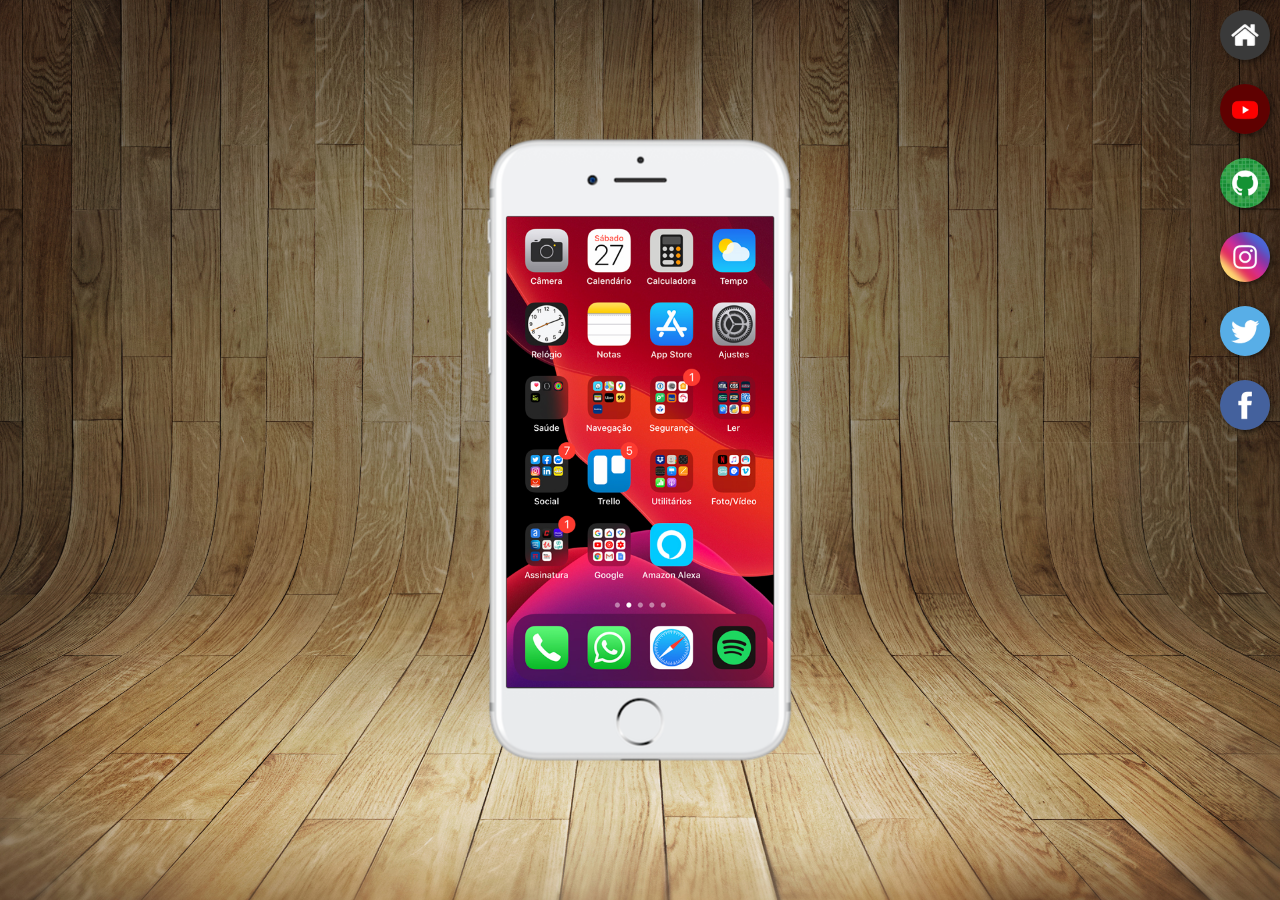
<file: index.html>
<!DOCTYPE html>
<html lang="pt-br">
<head>
    <meta charset="UTF-8">
    <meta http-equiv="X-UA-Compatible" content="IE=edge">
    <meta name="viewport" content="width=device-width, initial-scale=1.0">
    <title>Mídias Sociais</title>
    <link rel="stylesheet" href="estilos/style.css">
    <link rel="shortcut icon" href="favicon.ico" type="image/x-icon">
</head>
<body>
    <main>
        <section id="telefone">
            <iframe src="home.html" name="tela" id="tela" frameborder="0"></iframe>
        </section>
        <section id="redes-sociais">
            <a href="home.html" target="tela"><img src="imagens/logo-home.jpg" alt="Home"></a><br>
            <a href="youtube.html" target="tela"><img src="imagens/logo-youtube.jpg" alt="You Tube"></a><br>
            <a href="github.html" target="tela"><img src="imagens/logo-github.jpg" alt="Github"></a><br>
            <a href="#" target="tela"><img src="imagens/logo-instagram.jpg" alt="Instagram"></a><br>
            <a href="#" target="tela"><img src="imagens/logo-twitter.jpg" alt="Twitter"></a><br>
            <a href="#" target="tela"><img src="imagens/logo-facebook.jpg" alt="Facebook"></a>
        </section>
    </main>
</body>
</html>
</file>
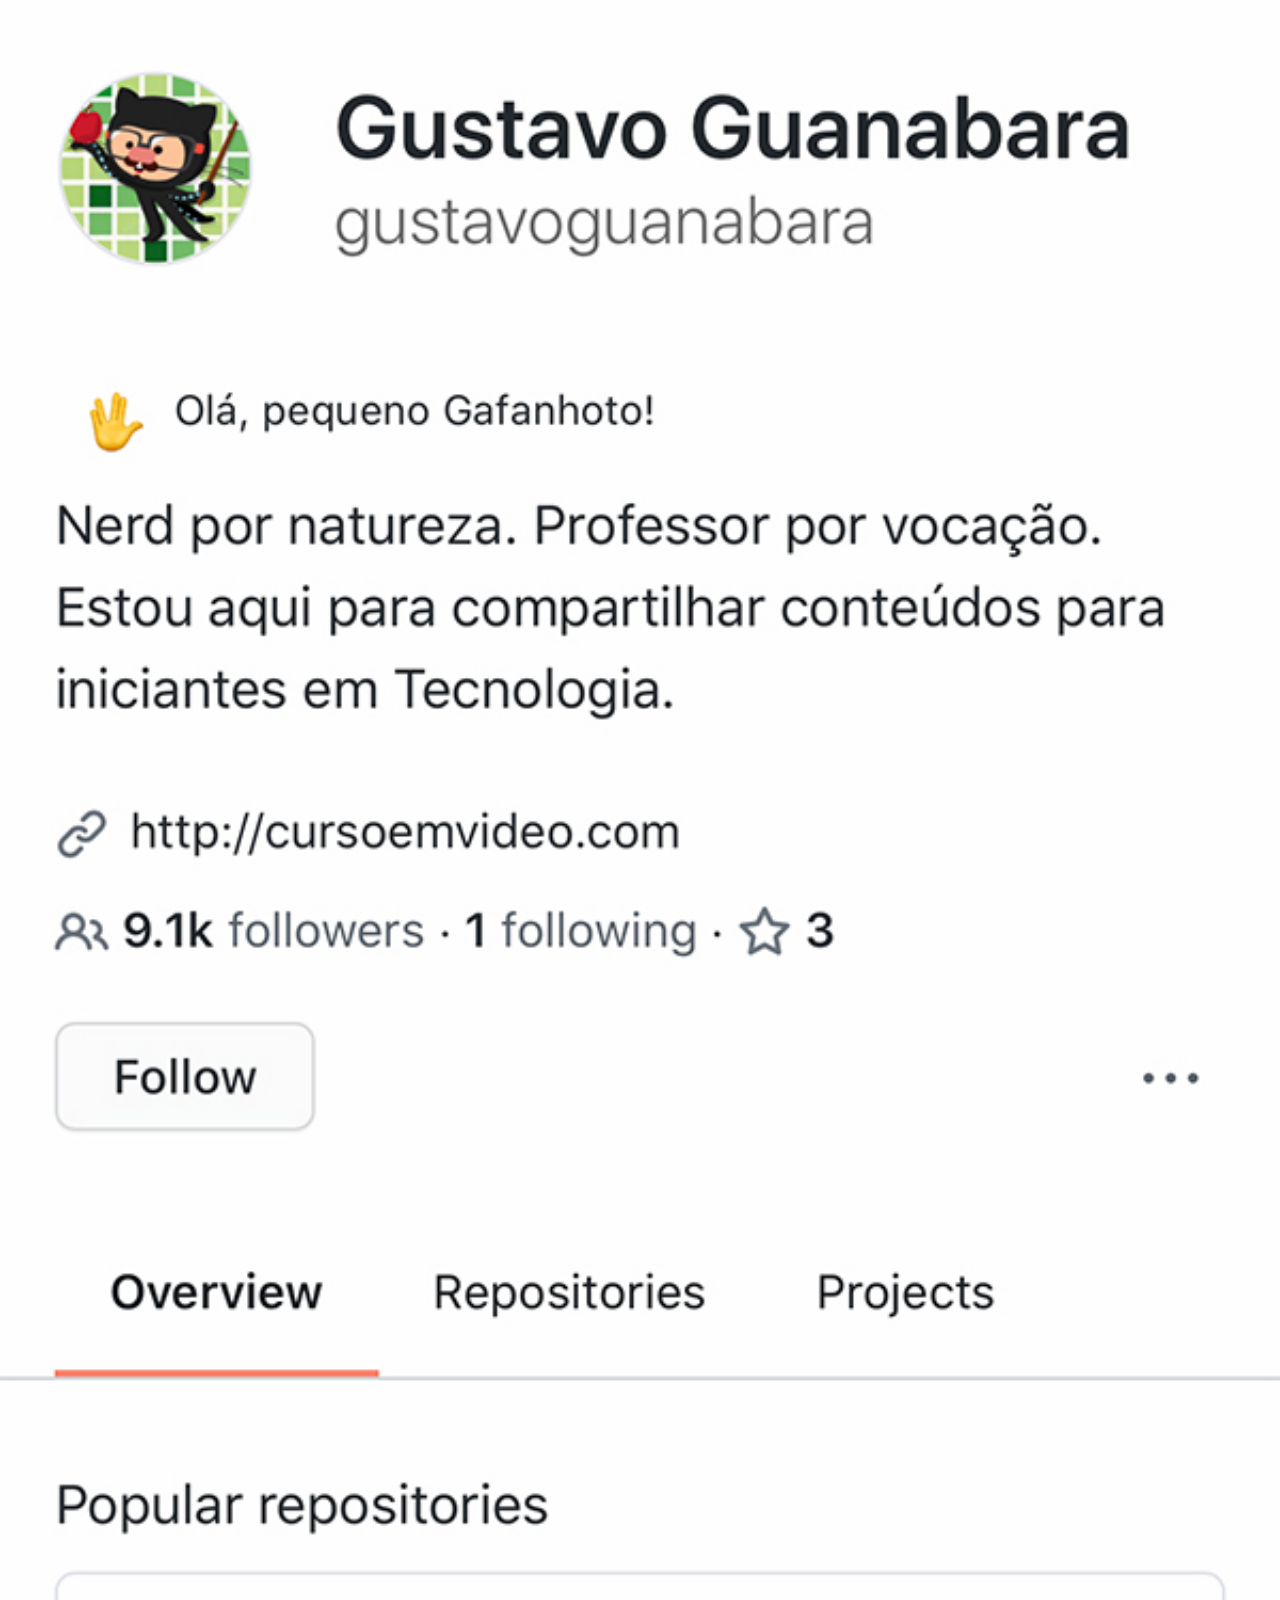
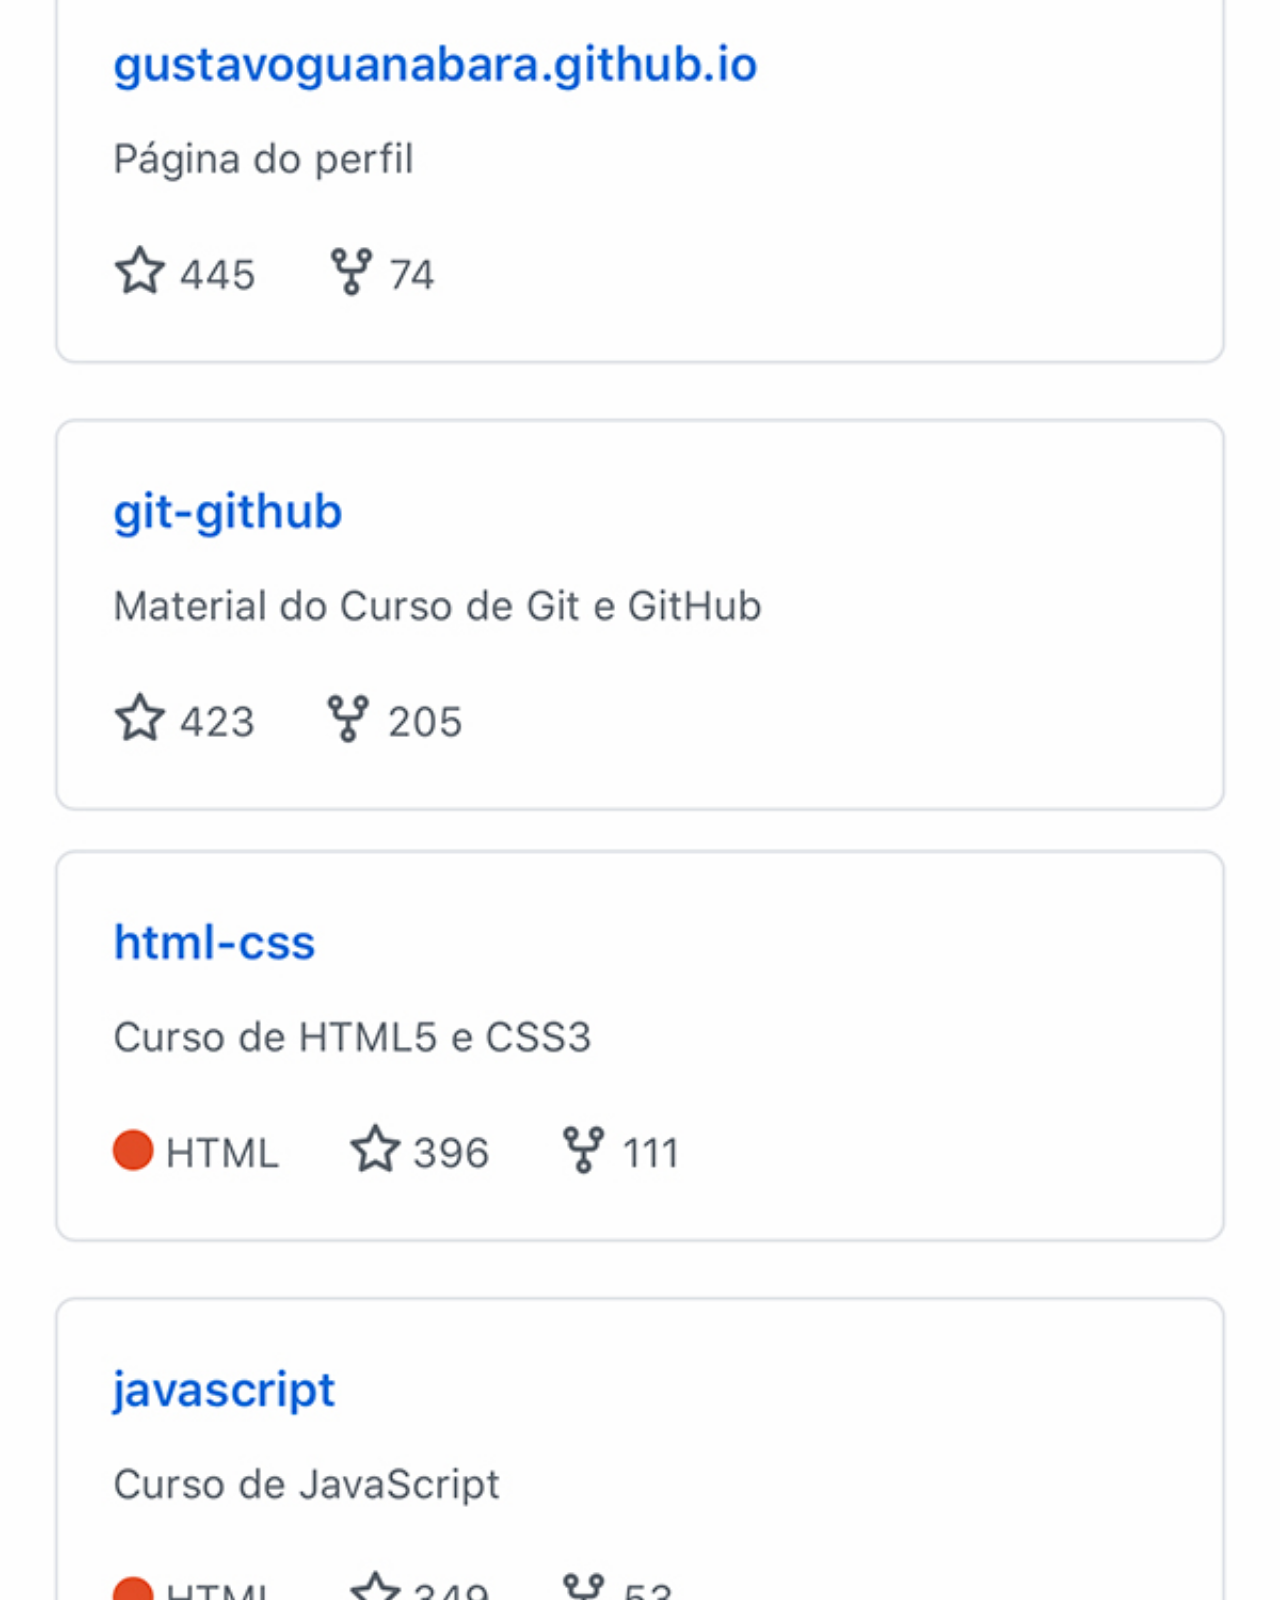
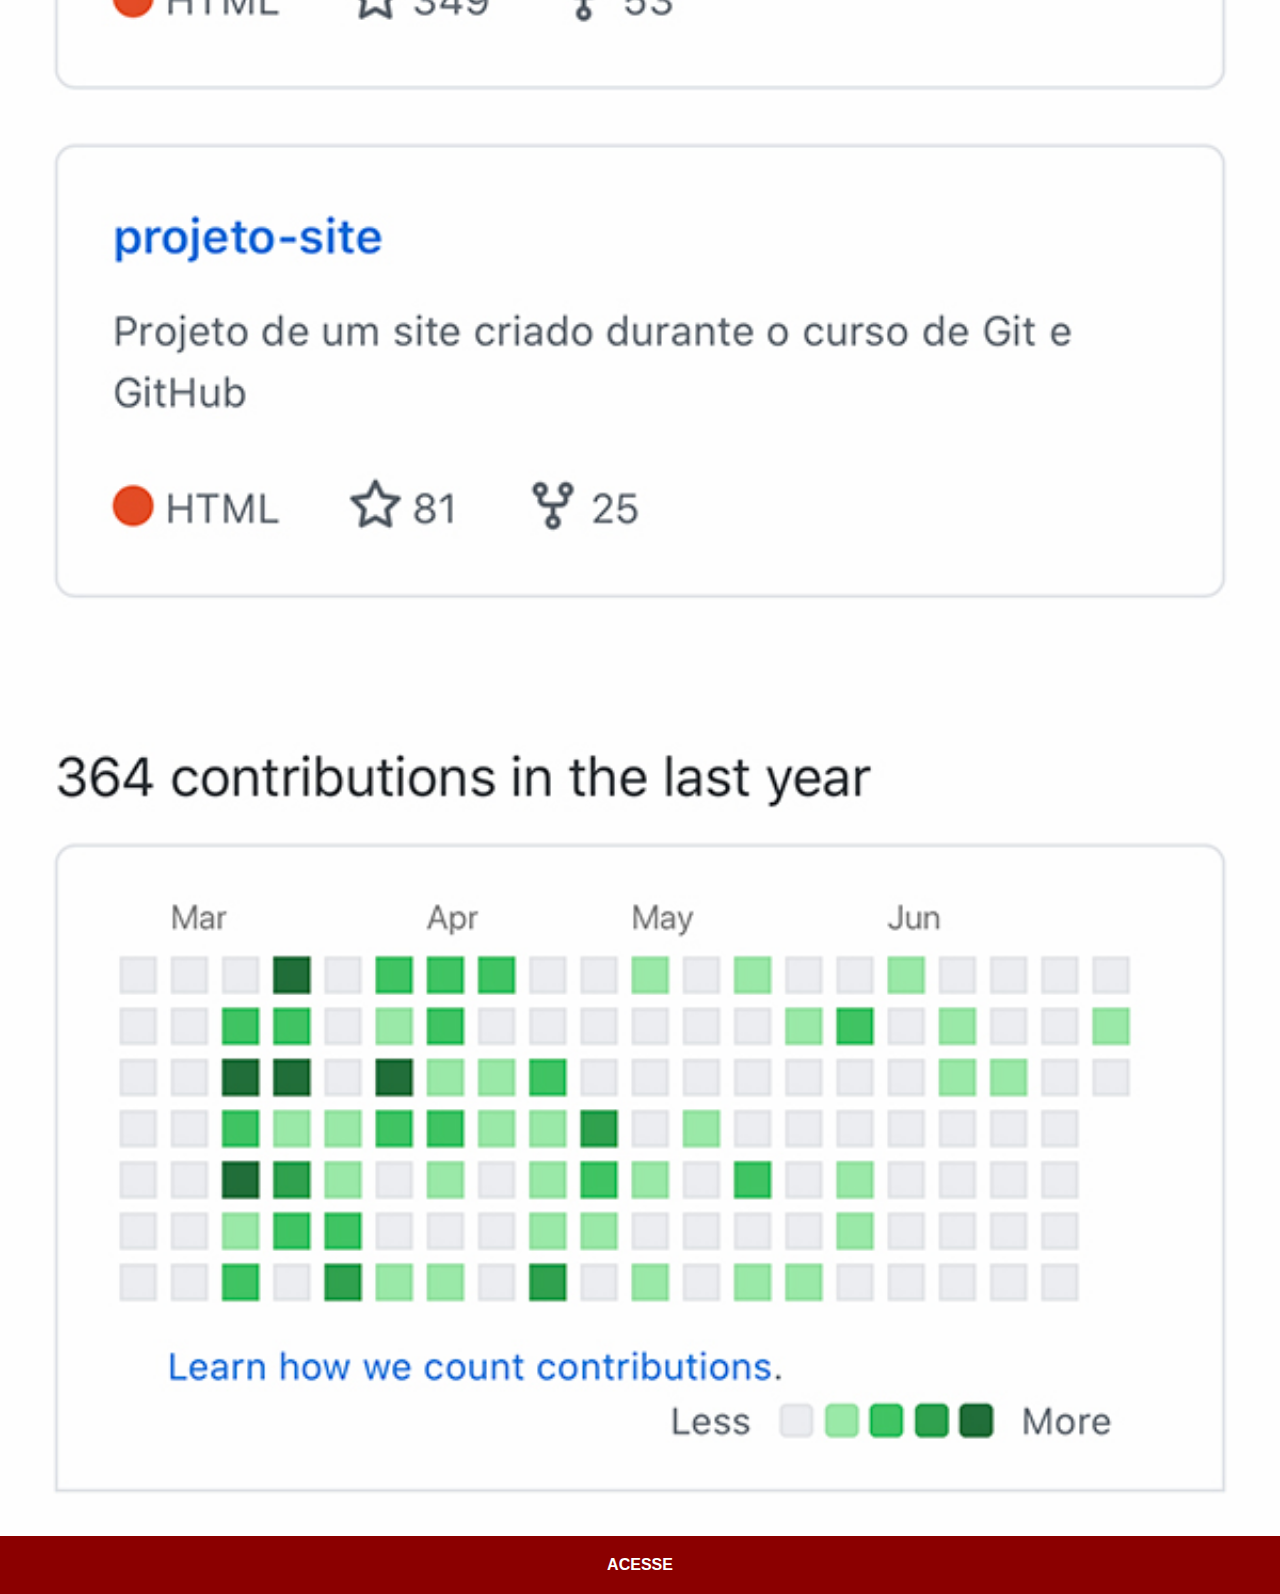
<file: github.html>
<!DOCTYPE html>
<html lang="pt-br">
<head>
    <meta charset="UTF-8">
    <meta http-equiv="X-UA-Compatible" content="IE=edge">
    <meta name="viewport" content="width=device-width, initial-scale=1.0">
    <title>GitHub</title>
    <link rel="stylesheet" href="estilos/social.css">
</head>
<body>
    <img src="imagens/tela-github.jpg" alt="GitHub">
    <a href="https://github.com/gustavoguanabara" target="_blank">ACESSE</a>
</body>
</html>
</file>
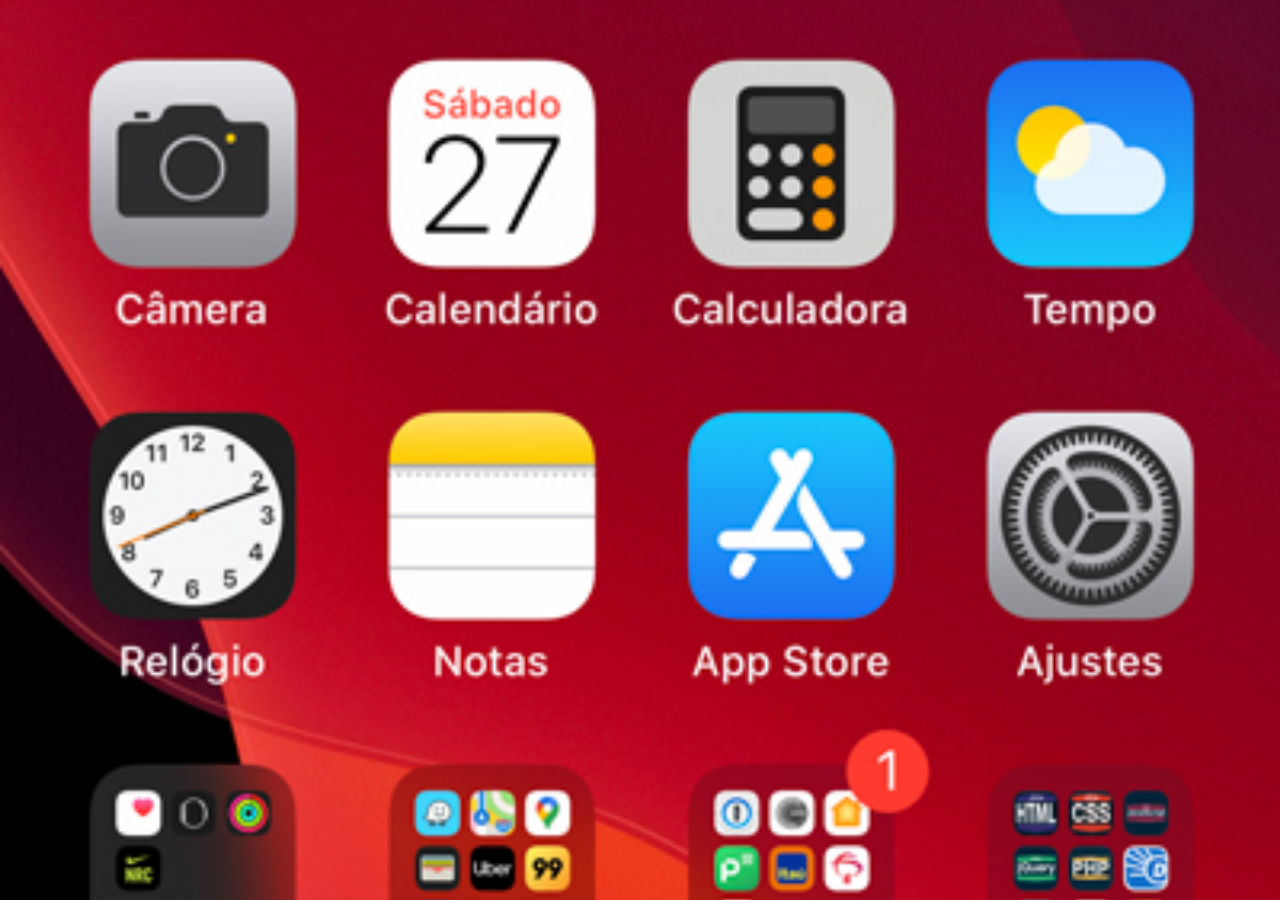
<file: home.html>
<!DOCTYPE html>
<html lang="pt-br">
<head>
    <meta charset="UTF-8">
    <meta http-equiv="X-UA-Compatible" content="IE=edge">
    <meta name="viewport" content="width=device-width, initial-scale=1.0">
    <title>Home</title>
    <style>
        * {
            margin: 0px;
            padding: 0px;
        }

        body {
            height: 100vh;
            width: 100vw;
            background: black url(imagens/tela-home.jpg) no-repeat center top;
            background-size: cover;
        }
    </style>
</head>
<body>
    
</body>
</html>
</file>
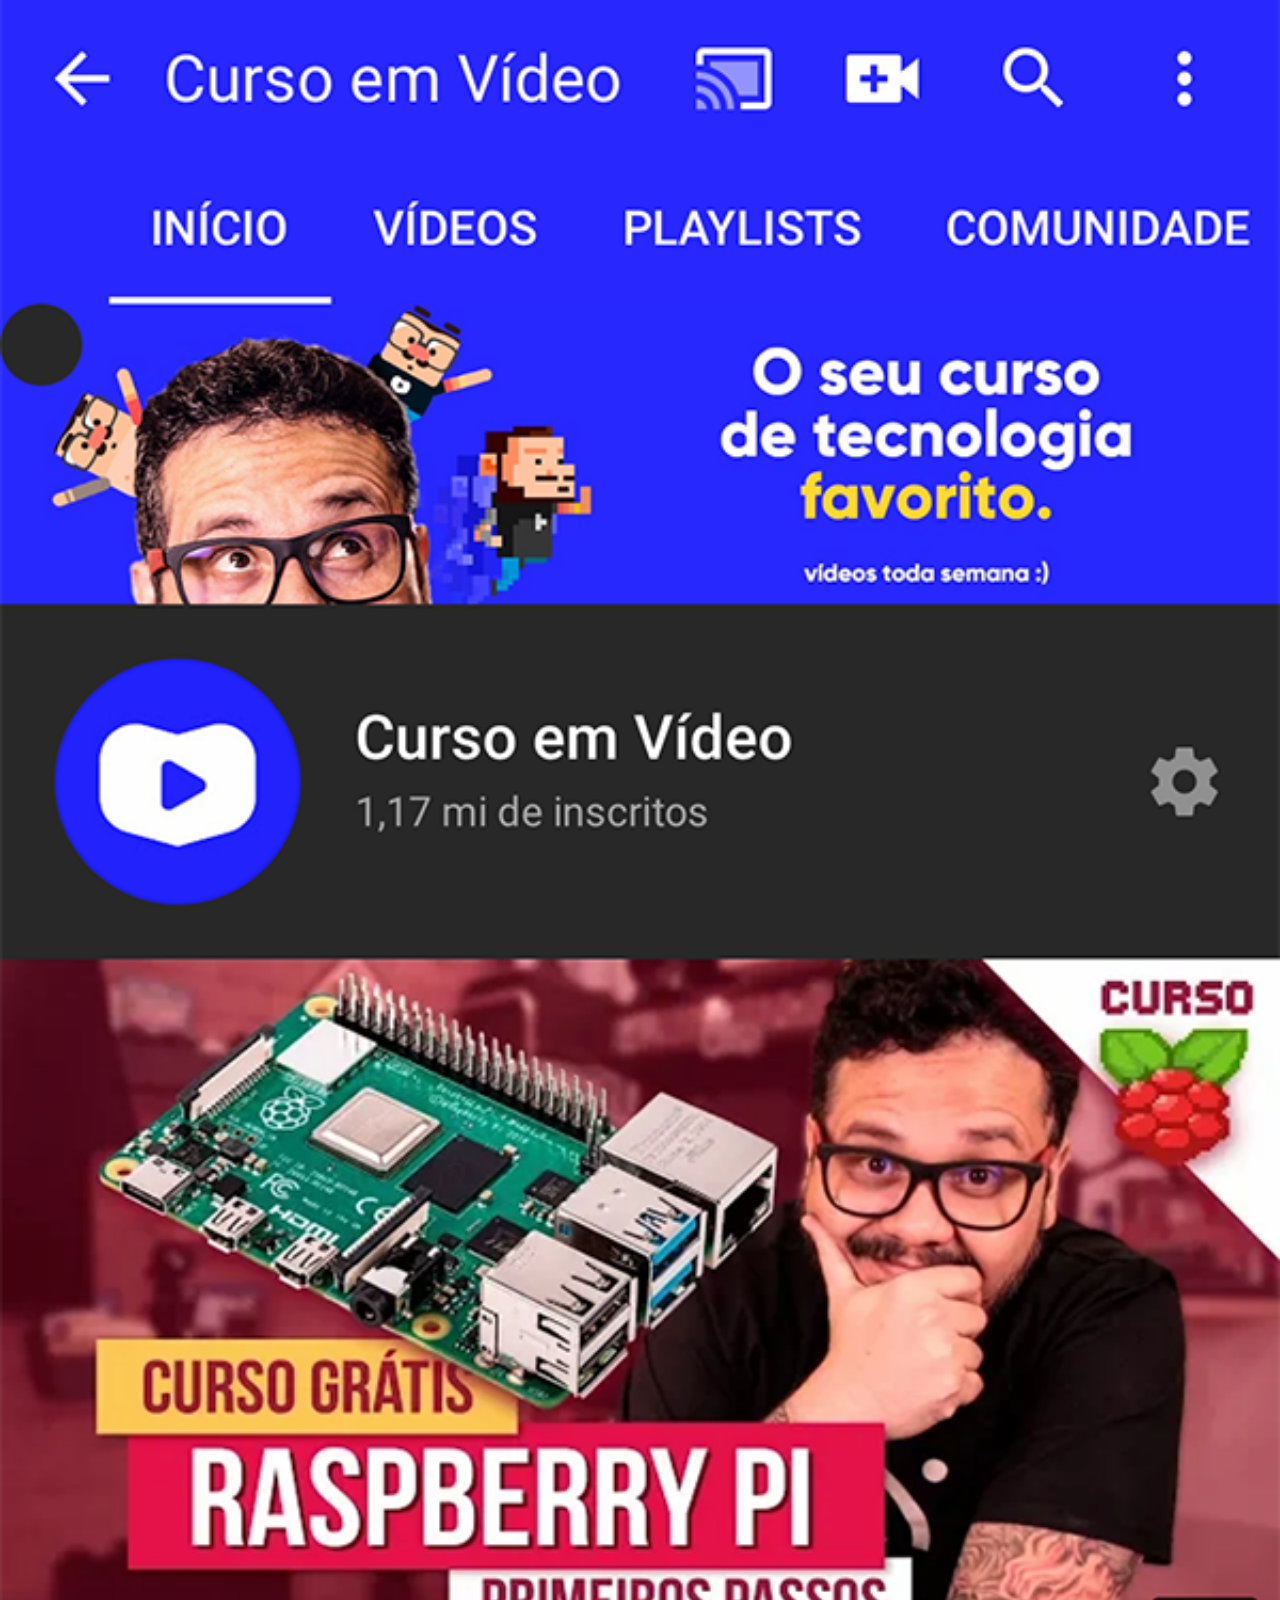
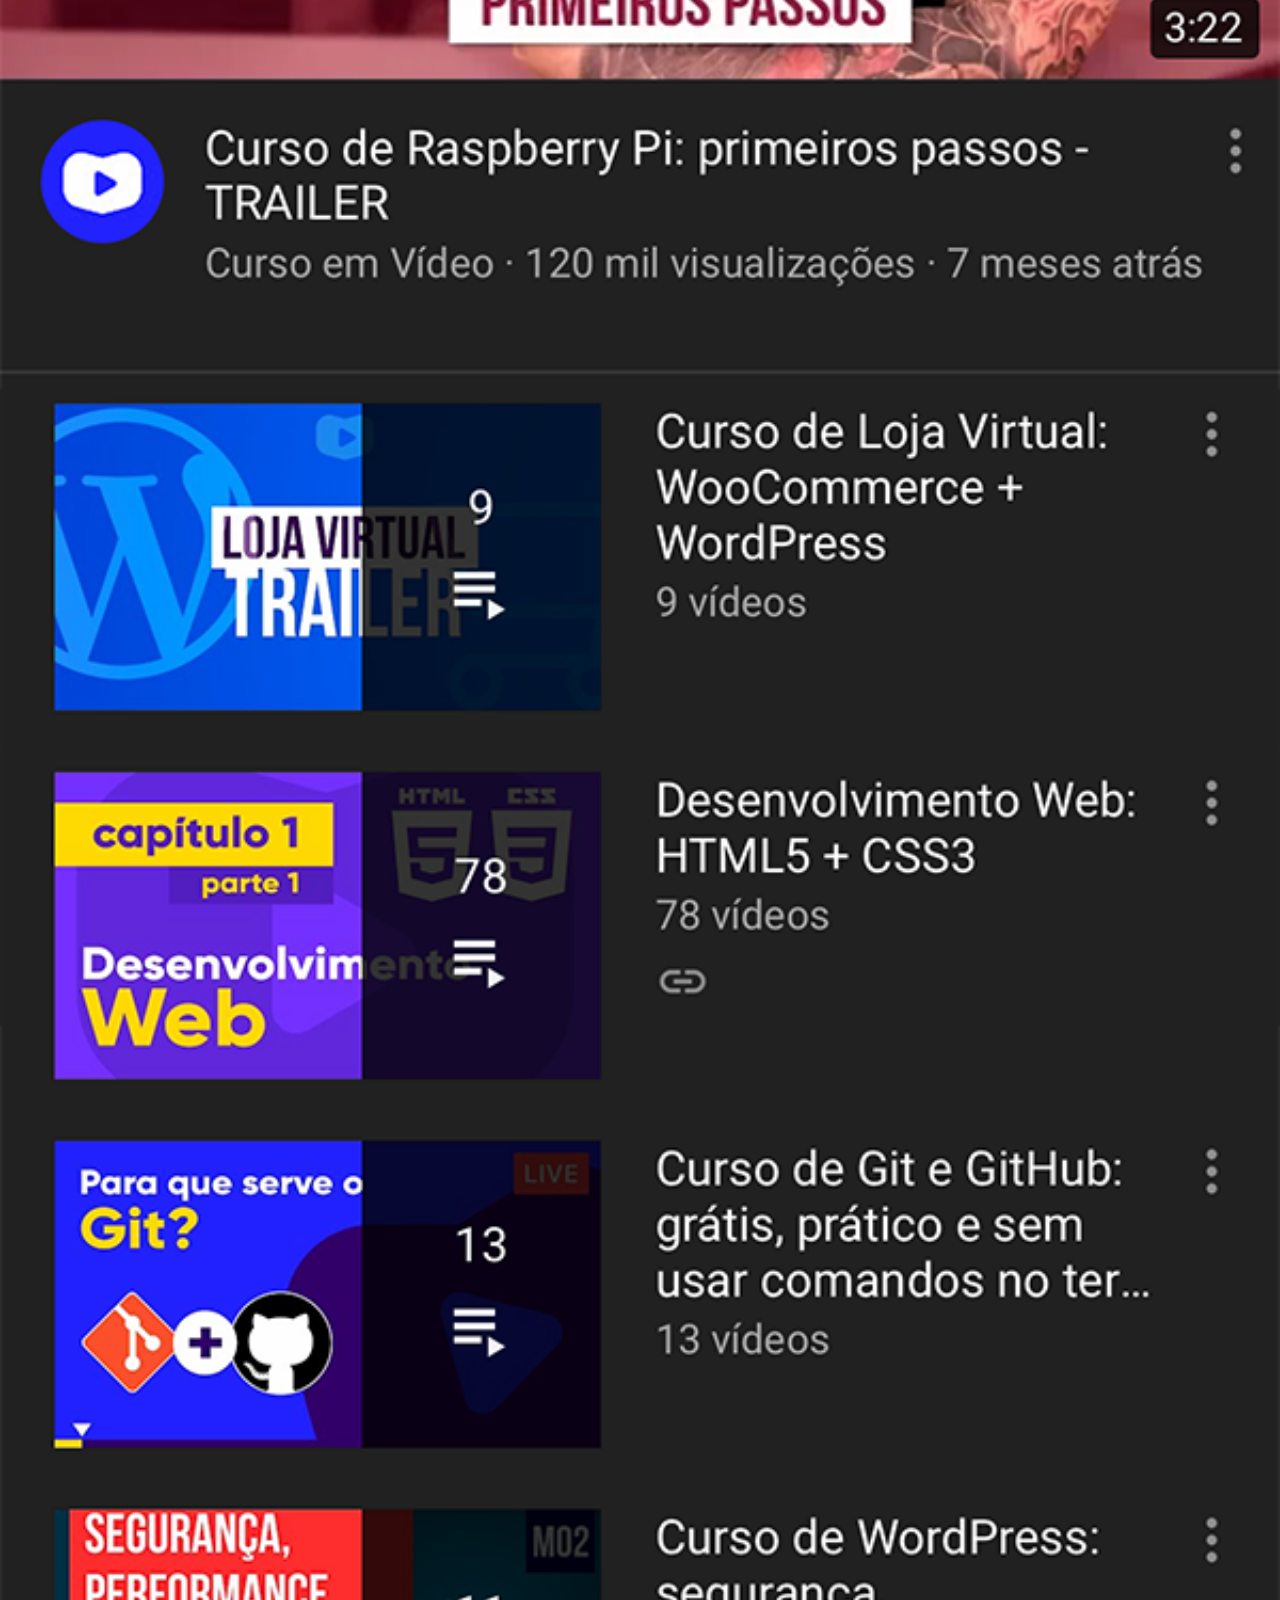
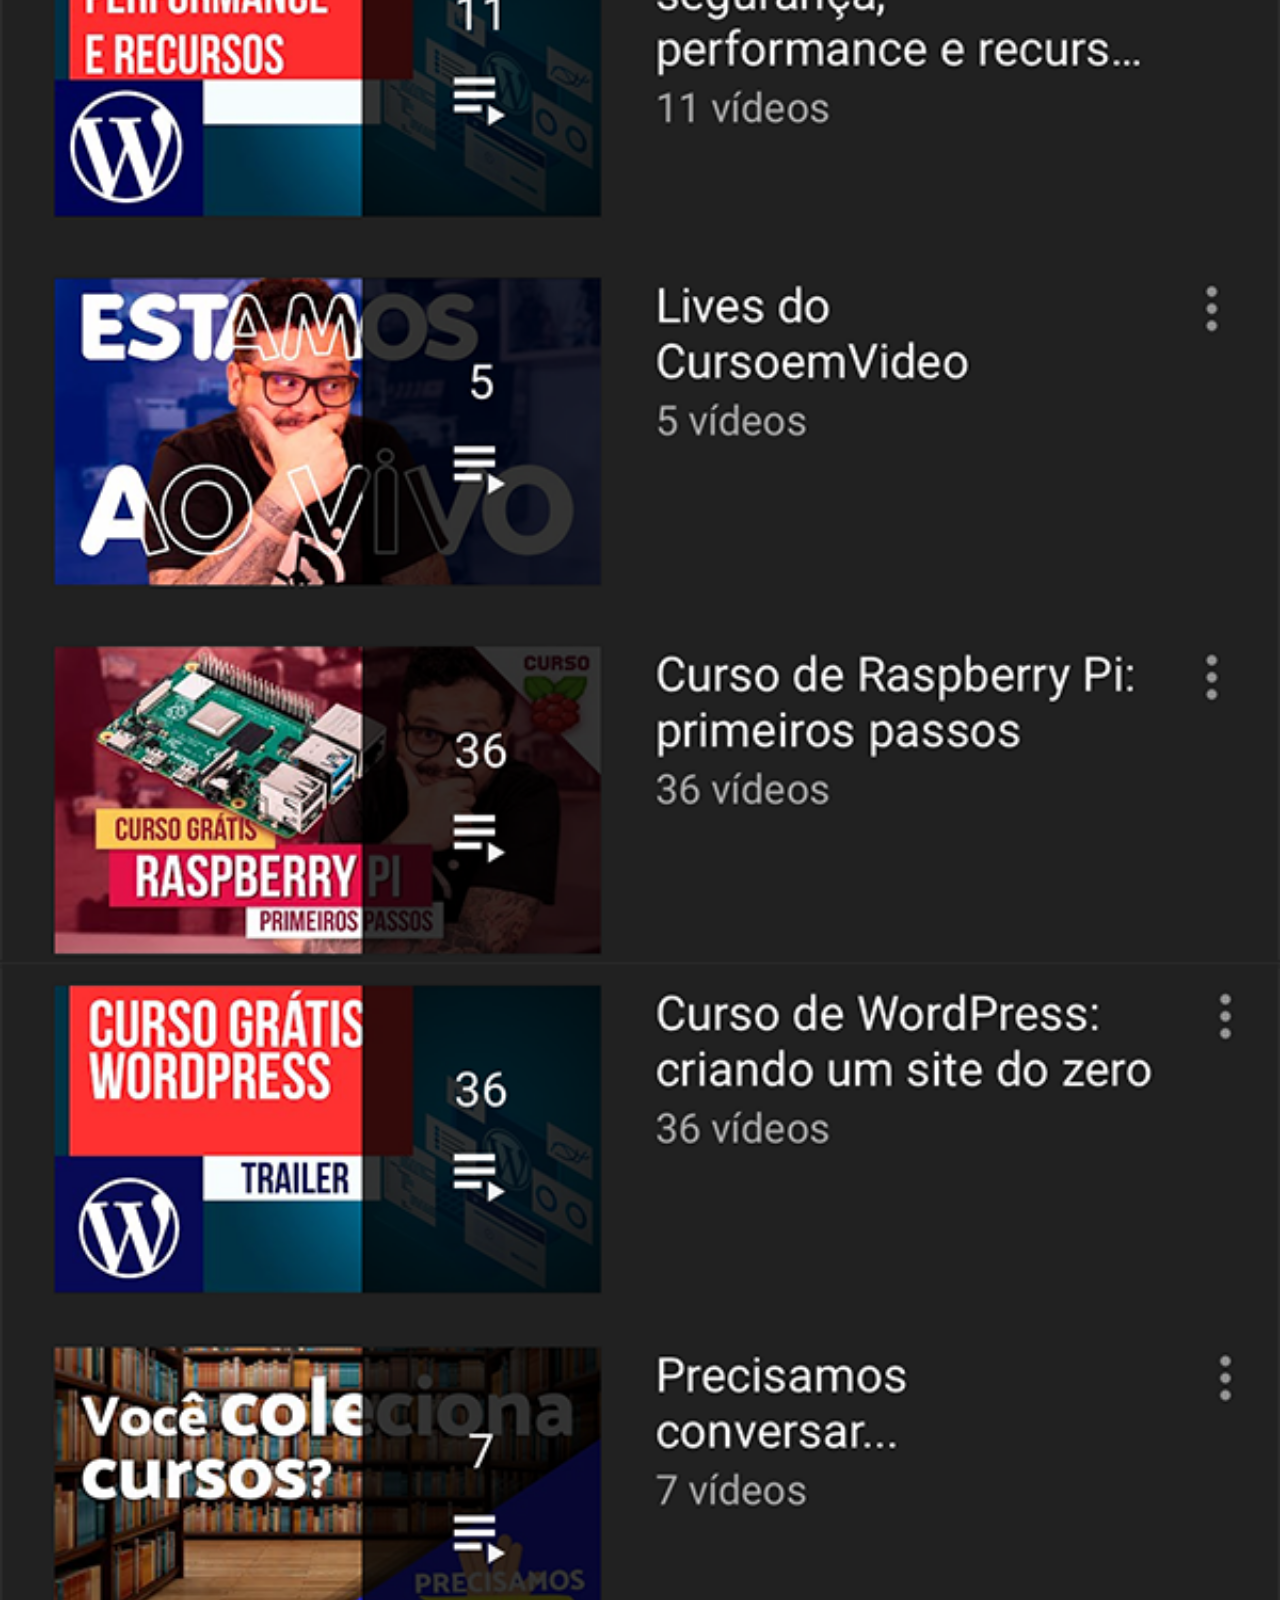
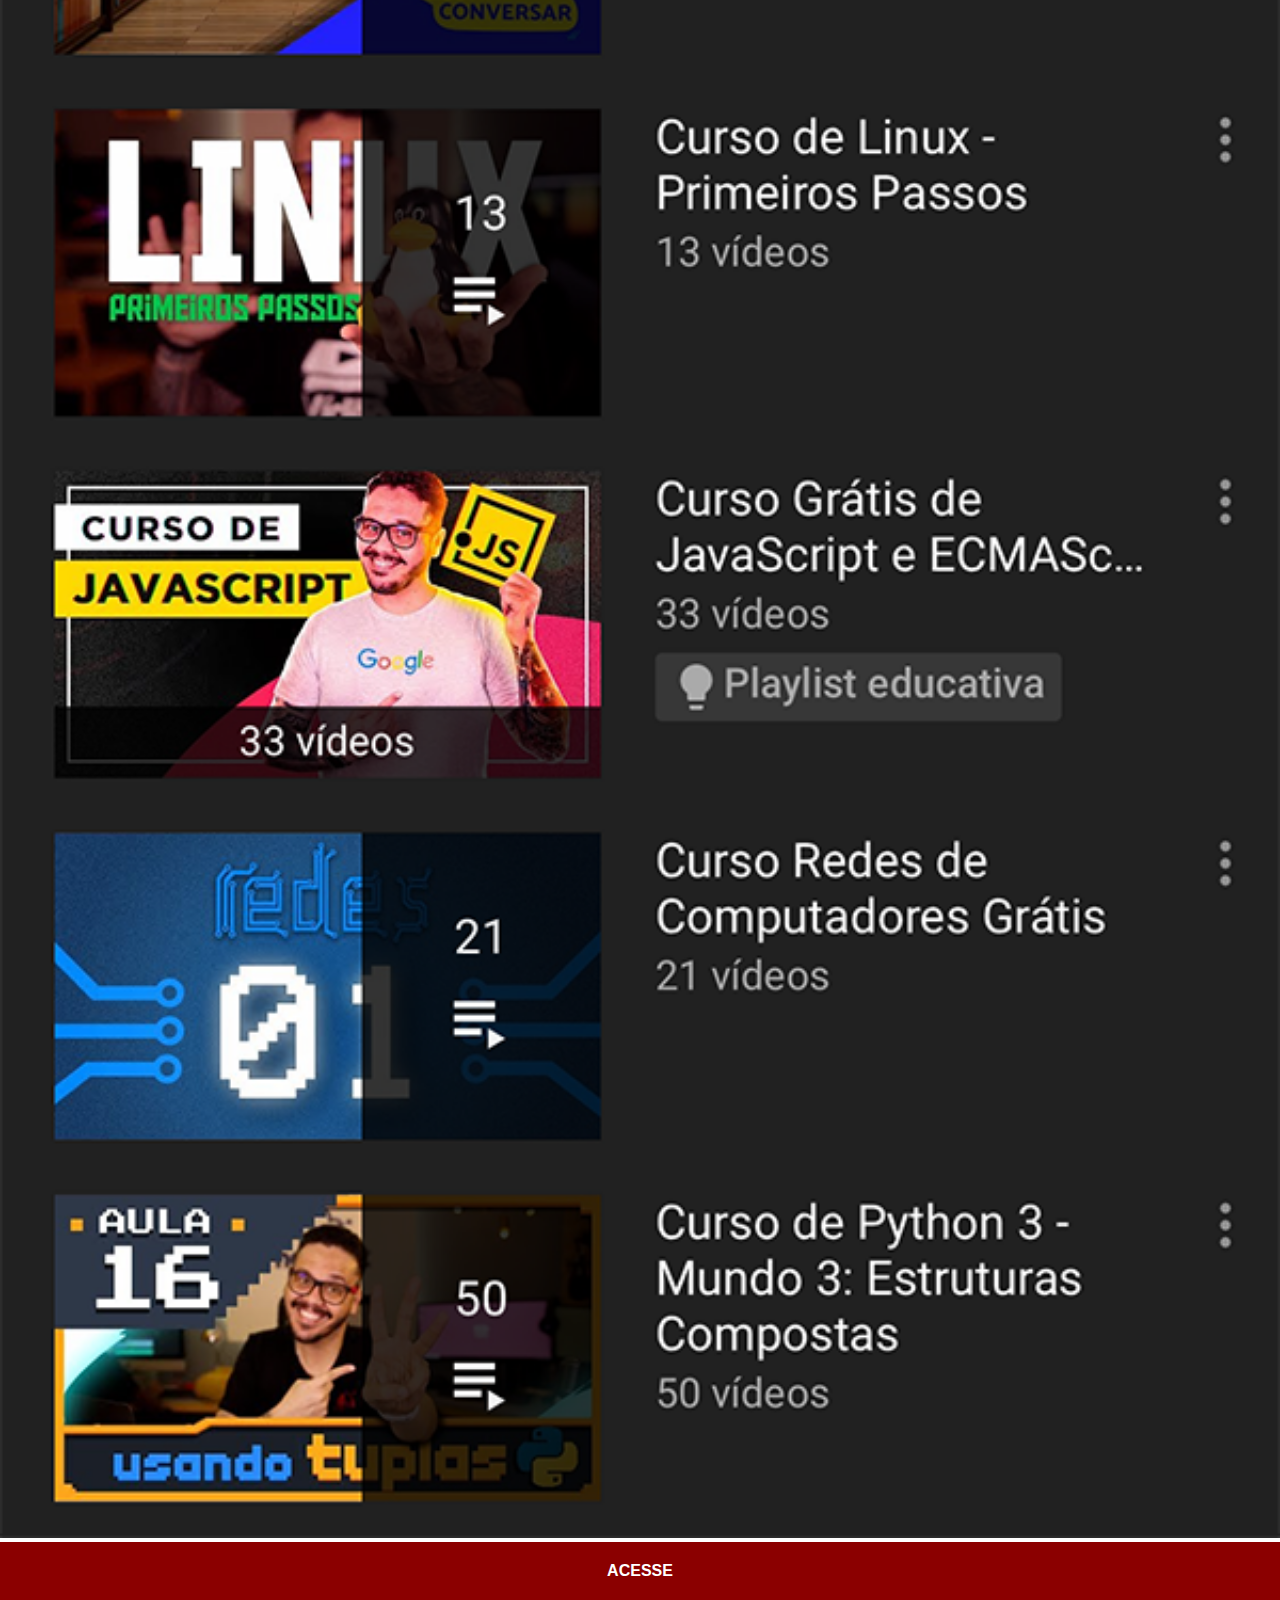
<file: youtube.html>
<!DOCTYPE html>
<html lang="pt-br">
<head>
    <meta charset="UTF-8">
    <meta http-equiv="X-UA-Compatible" content="IE=edge">
    <meta name="viewport" content="width=device-width, initial-scale=1.0">
    <title>Youtube</title>
    <link rel="stylesheet" href="estilos/social.css">
</head>
<body>
    <img src="imagens/tela-youtube.png" alt="youtube">
    <a href="https://www.youtube.com/c/CursoemV%C3%ADdeo/playlists" target="_blank">ACESSE</a>
</body>
</html>
</file>
<file: estilos/style.css>
@charset "UTF-8";

* {
    margin: 0px;
    padding: 0px;
    font-family: Arial, Helvetica, sans-serif;
}

html, body {
    height: 100vh;
    width: 100vw;
}

body {
    background: black url(../imagens/fundo-madeira.jpg) no-repeat fixed center top;
    background-size: cover;
}

main {
    height: 100vh;
    position: relative;
}

section#telefone {
    position: absolute;
    left: 50%;
    top: 50%;
    transform: translate(-50%, -50%);
    
    height: 627px;
    width: 311px;
    background: url(../imagens/frame-iphone.png) no-repeat;
    
}

iframe#tela {
    position: relative;
    left: 22px;
    top: 80px;
    width: 267px;
    height: 471px;
}

section#redes-sociais {
    text-align: right;
}

section#redes-sociais img {
    width: 50px;
    margin: 10px;
    border-radius: 50%;
    box-shadow: 2px 2px 5px rgba(0, 0, 0, 0.479);
    box-sizing: border-box;
    transition: transform .3s, border 1s;
}

section#redes-sociais img:hover {
    border: 2px solid rgba(255, 255, 255, 0.582);
    transform: translate(-3px, -3px);
    box-shadow: 5px 5px 10px rgba(0, 0, 0, 0.3);
}
</file>
<file: estilos/social.css>
@charset "UTF-8";

* {
    margin: 0px;
    padding: 0px;
    font-family: Arial, Helvetica, sans-serif;
}

::-webkit-scrollbar {
    width: 0px;
    height: 0px;
}

img {
    width: 100vw;
}

a {
    display: block;
    background-color: darkred;
    color: white;
    padding: 20px;
    text-align: center;
    font-weight: bolder;
    text-decoration: none;
}

a:hover {
    background-color: red;
}
</file>
